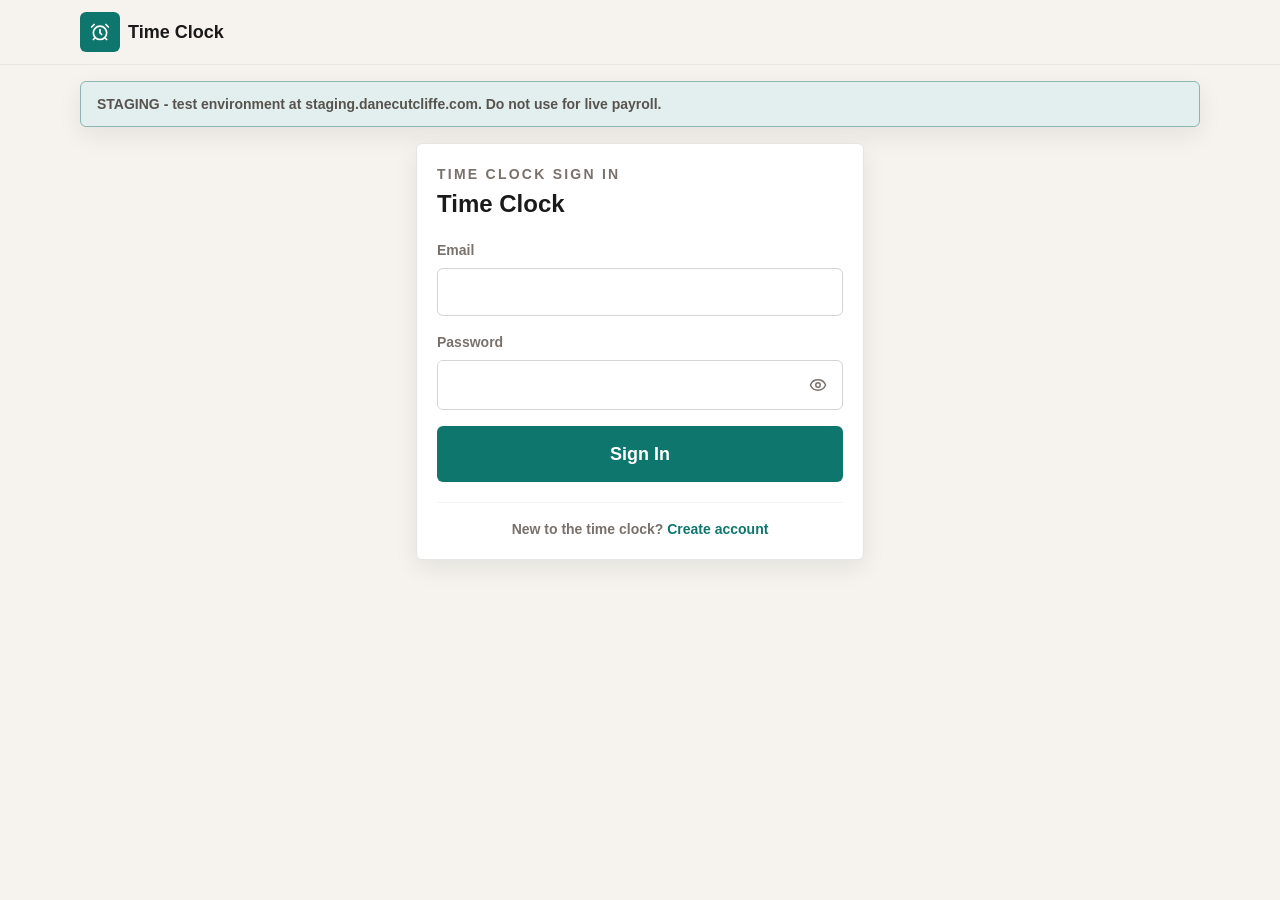
<file: time/index.html>
<!doctype html>
<html lang="en">
  <head>
    <meta charset="UTF-8" />
    <meta name="viewport" content="width=device-width, initial-scale=1.0" />
    <meta name="format-detection" content="telephone=no, email=no, address=no" />
    <meta name="theme-color" content="#0f766e" media="(prefers-color-scheme: light)" />
    <meta name="theme-color" content="#da7756" media="(prefers-color-scheme: dark)" />
    <meta name="apple-mobile-web-app-capable" content="yes" />
    <meta name="apple-mobile-web-app-title" content="Time Clock" />
    <meta name="apple-mobile-web-app-status-bar-style" content="default" />
    <meta name="description" content="Mobile time tracking for job-site work." />
    <link rel="manifest" href="/time/manifest.json" />
    <link rel="icon" href="/time/icon.svg" type="image/svg+xml" />
    <link rel="apple-touch-icon" href="/time/icon.svg" />
    <title>Time Clock</title>
    <script defer src="/time/scope-admin-integration.js"></script>
    <script defer src="/time/scope-employee-integration.js"></script>
    <script>
      (() => {
        try {
          const preference = window.localStorage.getItem('time-clock-theme-preference');
          if (preference === 'light' || preference === 'dark') {
            document.documentElement.dataset.theme = preference;
            document.documentElement.style.colorScheme = preference === 'dark' ? 'dark' : 'light';
          } else {
            document.documentElement.style.colorScheme = 'light dark';
          }
        } catch {
          document.documentElement.style.colorScheme = 'light dark';
        }
      })();
    </script>
    <script type="module" crossorigin src="/time/assets/index-IQBL-y6l.js"></script>
    <link rel="stylesheet" crossorigin href="/time/assets/index-ClFhWYQV.css">
  </head>
  <body>
    <div id="root"></div>
  </body>
</html>
</file>
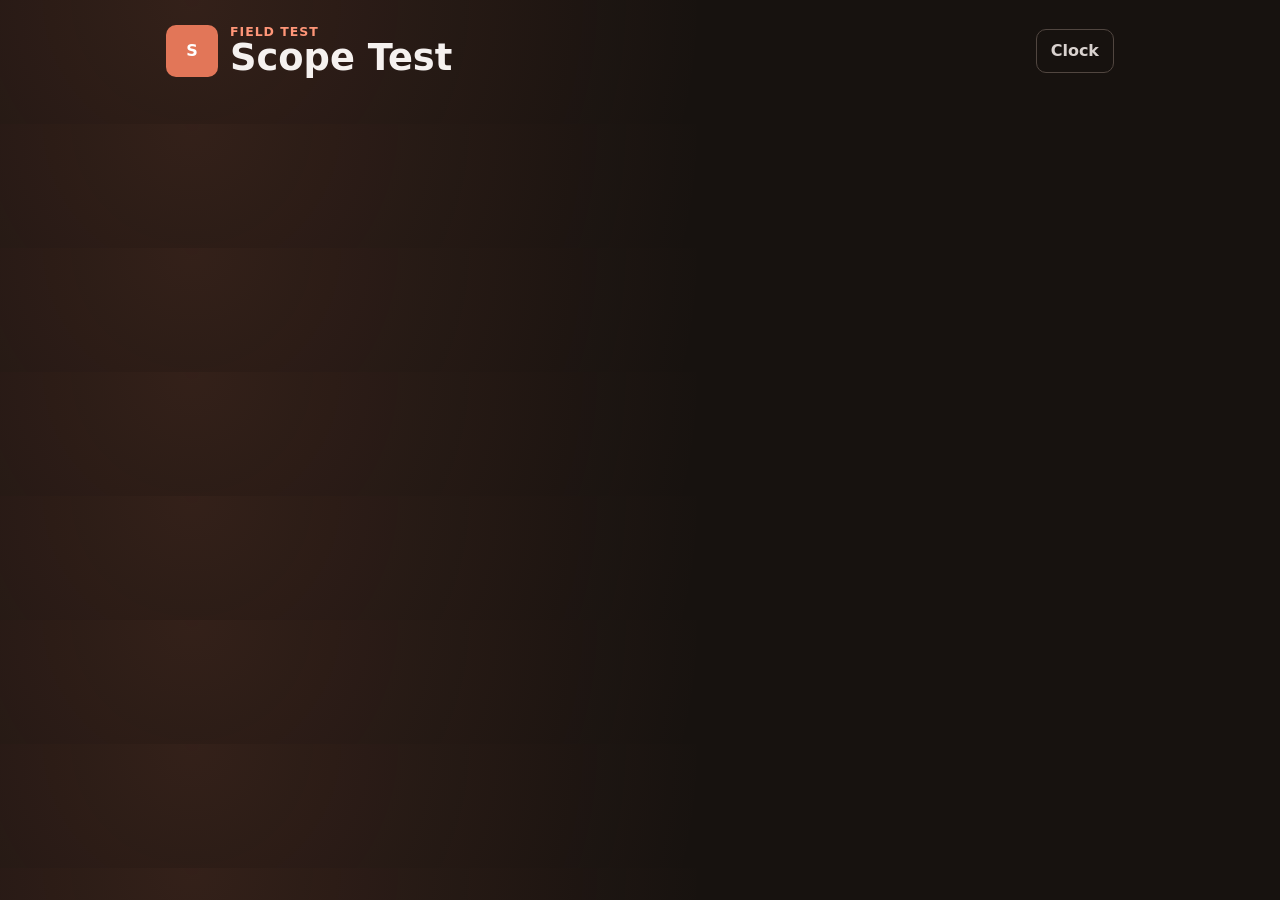
<file: time/scope-test.html>
<!doctype html>
<html lang="en">
  <head>
    <meta charset="UTF-8" />
    <meta name="viewport" content="width=device-width, initial-scale=1.0, viewport-fit=cover" />
    <meta name="theme-color" content="#17120f" />
    <link rel="icon" href="/time/icon.svg" type="image/svg+xml" />
    <link rel="apple-touch-icon" href="/time/icon.svg" />
    <title>Scope Test</title>
    <style>
      :root {
        color-scheme: dark;
        --bg: #17120f;
        --card: #251f1d;
        --card-alt: #1d1816;
        --border: #514640;
        --muted: #b6ada8;
        --muted-strong: #d9d2cf;
        --ink: #f5f1ef;
        --accent: #e27658;
        --shadow: 0 18px 40px rgba(0, 0, 0, 0.26);
        font-family: Inter, ui-sans-serif, system-ui, -apple-system, BlinkMacSystemFont, "Segoe UI", sans-serif;
      }

      * {
        box-sizing: border-box;
      }

      body {
        margin: 0;
        min-width: 320px;
        background:
          radial-gradient(circle at 15% 0%, rgba(226, 118, 88, 0.14), transparent 32rem),
          var(--bg);
        color: var(--ink);
      }

      .app {
        width: min(100%, 980px);
        margin: 0 auto;
        padding: calc(env(safe-area-inset-top) + 24px) 16px calc(env(safe-area-inset-bottom) + 28px);
      }

      .topbar {
        display: flex;
        align-items: center;
        justify-content: space-between;
        gap: 12px;
        margin-bottom: 18px;
      }

      .brand {
        display: flex;
        min-width: 0;
        align-items: center;
        gap: 12px;
      }

      .icon {
        display: grid;
        width: 52px;
        height: 52px;
        flex: 0 0 auto;
        place-items: center;
        border-radius: 10px;
        background: var(--accent);
        color: white;
        font-weight: 900;
      }

      h1,
      p {
        margin: 0;
      }

      h1 {
        font-size: clamp(1.55rem, 5vw, 2.3rem);
        line-height: 1.05;
      }

      .eyebrow {
        color: #ff9678;
        font-size: 0.78rem;
        font-weight: 900;
        letter-spacing: 0.08em;
        text-transform: uppercase;
      }

      .link {
        min-height: 44px;
        flex: 0 0 auto;
        border: 1px solid var(--border);
        border-radius: 10px;
        padding: 11px 14px;
        color: var(--muted-strong);
        font-weight: 800;
        text-decoration: none;
      }
    </style>
    <script defer src="/time/scope-employee-integration.js"></script>
  </head>
  <body>
    <main class="app">
      <header class="topbar">
        <div class="brand">
          <div class="icon">S</div>
          <div>
            <p class="eyebrow">Field test</p>
            <h1>Scope Test</h1>
          </div>
        </div>
        <a class="link" href="/time/">Clock</a>
      </header>

      <div
        id="scope-content-root"
        data-scope-employee-root
        data-scope-force-mount="true"
        data-scope-job-code="QS0358"
        data-scope-allow-idle-view="true"
      ></div>
    </main>
  </body>
</html>
</file>
<file: time/assets/index-ClFhWYQV.css>
*,:before,:after{--tw-border-spacing-x: 0;--tw-border-spacing-y: 0;--tw-translate-x: 0;--tw-translate-y: 0;--tw-rotate: 0;--tw-skew-x: 0;--tw-skew-y: 0;--tw-scale-x: 1;--tw-scale-y: 1;--tw-pan-x: ;--tw-pan-y: ;--tw-pinch-zoom: ;--tw-scroll-snap-strictness: proximity;--tw-gradient-from-position: ;--tw-gradient-via-position: ;--tw-gradient-to-position: ;--tw-ordinal: ;--tw-slashed-zero: ;--tw-numeric-figure: ;--tw-numeric-spacing: ;--tw-numeric-fraction: ;--tw-ring-inset: ;--tw-ring-offset-width: 0px;--tw-ring-offset-color: #fff;--tw-ring-color: rgb(59 130 246 / .5);--tw-ring-offset-shadow: 0 0 #0000;--tw-ring-shadow: 0 0 #0000;--tw-shadow: 0 0 #0000;--tw-shadow-colored: 0 0 #0000;--tw-blur: ;--tw-brightness: ;--tw-contrast: ;--tw-grayscale: ;--tw-hue-rotate: ;--tw-invert: ;--tw-saturate: ;--tw-sepia: ;--tw-drop-shadow: ;--tw-backdrop-blur: ;--tw-backdrop-brightness: ;--tw-backdrop-contrast: ;--tw-backdrop-grayscale: ;--tw-backdrop-hue-rotate: ;--tw-backdrop-invert: ;--tw-backdrop-opacity: ;--tw-backdrop-saturate: ;--tw-backdrop-sepia: ;--tw-contain-size: ;--tw-contain-layout: ;--tw-contain-paint: ;--tw-contain-style: }::backdrop{--tw-border-spacing-x: 0;--tw-border-spacing-y: 0;--tw-translate-x: 0;--tw-translate-y: 0;--tw-rotate: 0;--tw-skew-x: 0;--tw-skew-y: 0;--tw-scale-x: 1;--tw-scale-y: 1;--tw-pan-x: ;--tw-pan-y: ;--tw-pinch-zoom: ;--tw-scroll-snap-strictness: proximity;--tw-gradient-from-position: ;--tw-gradient-via-position: ;--tw-gradient-to-position: ;--tw-ordinal: ;--tw-slashed-zero: ;--tw-numeric-figure: ;--tw-numeric-spacing: ;--tw-numeric-fraction: ;--tw-ring-inset: ;--tw-ring-offset-width: 0px;--tw-ring-offset-color: #fff;--tw-ring-color: rgb(59 130 246 / .5);--tw-ring-offset-shadow: 0 0 #0000;--tw-ring-shadow: 0 0 #0000;--tw-shadow: 0 0 #0000;--tw-shadow-colored: 0 0 #0000;--tw-blur: ;--tw-brightness: ;--tw-contrast: ;--tw-grayscale: ;--tw-hue-rotate: ;--tw-invert: ;--tw-saturate: ;--tw-sepia: ;--tw-drop-shadow: ;--tw-backdrop-blur: ;--tw-backdrop-brightness: ;--tw-backdrop-contrast: ;--tw-backdrop-grayscale: ;--tw-backdrop-hue-rotate: ;--tw-backdrop-invert: ;--tw-backdrop-opacity: ;--tw-backdrop-saturate: ;--tw-backdrop-sepia: ;--tw-contain-size: ;--tw-contain-layout: ;--tw-contain-paint: ;--tw-contain-style: }*,:before,:after{box-sizing:border-box;border-width:0;border-style:solid;border-color:#e5e7eb}:before,:after{--tw-content: ""}html,:host{line-height:1.5;-webkit-text-size-adjust:100%;-moz-tab-size:4;-o-tab-size:4;tab-size:4;font-family:ui-sans-serif,system-ui,sans-serif,"Apple Color Emoji","Segoe UI Emoji",Segoe UI Symbol,"Noto Color Emoji";font-feature-settings:normal;font-variation-settings:normal;-webkit-tap-highlight-color:transparent}body{margin:0;line-height:inherit}hr{height:0;color:inherit;border-top-width:1px}abbr:where([title]){-webkit-text-decoration:underline dotted;text-decoration:underline dotted}h1,h2,h3,h4,h5,h6{font-size:inherit;font-weight:inherit}a{color:inherit;text-decoration:inherit}b,strong{font-weight:bolder}code,kbd,samp,pre{font-family:ui-monospace,SFMono-Regular,Menlo,Monaco,Consolas,Liberation Mono,Courier New,monospace;font-feature-settings:normal;font-variation-settings:normal;font-size:1em}small{font-size:80%}sub,sup{font-size:75%;line-height:0;position:relative;vertical-align:baseline}sub{bottom:-.25em}sup{top:-.5em}table{text-indent:0;border-color:inherit;border-collapse:collapse}button,input,optgroup,select,textarea{font-family:inherit;font-feature-settings:inherit;font-variation-settings:inherit;font-size:100%;font-weight:inherit;line-height:inherit;letter-spacing:inherit;color:inherit;margin:0;padding:0}button,select{text-transform:none}button,input:where([type=button]),input:where([type=reset]),input:where([type=submit]){-webkit-appearance:button;background-color:transparent;background-image:none}:-moz-focusring{outline:auto}:-moz-ui-invalid{box-shadow:none}progress{vertical-align:baseline}::-webkit-inner-spin-button,::-webkit-outer-spin-button{height:auto}[type=search]{-webkit-appearance:textfield;outline-offset:-2px}::-webkit-search-decoration{-webkit-appearance:none}::-webkit-file-upload-button{-webkit-appearance:button;font:inherit}summary{display:list-item}blockquote,dl,dd,h1,h2,h3,h4,h5,h6,hr,figure,p,pre{margin:0}fieldset{margin:0;padding:0}legend{padding:0}ol,ul,menu{list-style:none;margin:0;padding:0}dialog{padding:0}textarea{resize:vertical}input::-moz-placeholder,textarea::-moz-placeholder{opacity:1;color:#9ca3af}input::placeholder,textarea::placeholder{opacity:1;color:#9ca3af}button,[role=button]{cursor:pointer}:disabled{cursor:default}img,svg,video,canvas,audio,iframe,embed,object{display:block;vertical-align:middle}img,video{max-width:100%;height:auto}[hidden]:where(:not([hidden=until-found])){display:none}.container{width:100%}@media(min-width:640px){.container{max-width:640px}}@media(min-width:768px){.container{max-width:768px}}@media(min-width:1024px){.container{max-width:1024px}}@media(min-width:1280px){.container{max-width:1280px}}@media(min-width:1536px){.container{max-width:1536px}}.visible{visibility:visible}.fixed{position:fixed}.absolute{position:absolute}.relative{position:relative}.sticky{position:sticky}.inset-0{inset:0}.bottom-0{bottom:0}.left-0{left:0}.left-14{left:3.5rem}.left-3{left:.75rem}.left-36{left:9rem}.left-\[68\%\]{left:68%}.right-0{right:0}.right-\[34\%\]{right:34%}.top-0{top:0}.top-16{top:4rem}.top-2{top:.5rem}.top-full{top:100%}.z-10{z-index:10}.z-30{z-index:30}.z-40{z-index:40}.z-50{z-index:50}.z-\[80\]{z-index:80}.col-span-2{grid-column:span 2 / span 2}.mx-1\.5{margin-left:.375rem;margin-right:.375rem}.mx-3{margin-left:.75rem;margin-right:.75rem}.mx-4{margin-left:1rem;margin-right:1rem}.mx-5{margin-left:1.25rem;margin-right:1.25rem}.mx-auto{margin-left:auto;margin-right:auto}.my-1{margin-top:.25rem;margin-bottom:.25rem}.mb-1{margin-bottom:.25rem}.mb-2{margin-bottom:.5rem}.mb-3{margin-bottom:.75rem}.ml-3{margin-left:.75rem}.ml-4{margin-left:1rem}.ml-auto{margin-left:auto}.mr-auto{margin-right:auto}.mt-0\.5{margin-top:.125rem}.mt-1{margin-top:.25rem}.mt-1\.5{margin-top:.375rem}.mt-2{margin-top:.5rem}.mt-3{margin-top:.75rem}.mt-4{margin-top:1rem}.mt-5{margin-top:1.25rem}.mt-6{margin-top:1.5rem}.mt-7{margin-top:1.75rem}.box-border{box-sizing:border-box}.block{display:block}.inline-block{display:inline-block}.flex{display:flex}.inline-flex{display:inline-flex}.table{display:table}.grid{display:grid}.hidden{display:none}.h-10{height:2.5rem}.h-11{height:2.75rem}.h-2{height:.5rem}.h-2\.5{height:.625rem}.h-3{height:.75rem}.h-4{height:1rem}.h-5{height:1.25rem}.h-6{height:1.5rem}.h-7{height:1.75rem}.h-8{height:2rem}.h-9{height:2.25rem}.h-full{height:100%}.max-h-80{max-height:20rem}.max-h-\[calc\(100dvh-1\.5rem\)\]{max-height:calc(100dvh - 1.5rem)}.max-h-\[calc\(100dvh-max\(1\.5rem\,calc\(env\(safe-area-inset-top\)\+1rem\)\)-max\(1\.5rem\,calc\(env\(safe-area-inset-bottom\)\+1rem\)\)\)\]{max-height:calc(100dvh - max(1.5rem,calc(env(safe-area-inset-top) + 1rem)) - max(1.5rem,calc(env(safe-area-inset-bottom) + 1rem)))}.min-h-0{min-height:0px}.min-h-10{min-height:2.5rem}.min-h-11{min-height:2.75rem}.min-h-12{min-height:3rem}.min-h-14{min-height:3.5rem}.min-h-16{min-height:4rem}.min-h-20{min-height:5rem}.min-h-24{min-height:6rem}.min-h-28{min-height:7rem}.min-h-7{min-height:1.75rem}.min-h-8{min-height:2rem}.min-h-9{min-height:2.25rem}.min-h-screen{min-height:100vh}.w-10{width:2.5rem}.w-11{width:2.75rem}.w-12{width:3rem}.w-2{width:.5rem}.w-2\.5{width:.625rem}.w-4{width:1rem}.w-5{width:1.25rem}.w-56{width:14rem}.w-8{width:2rem}.w-9{width:2.25rem}.w-full{width:100%}.min-w-0{min-width:0px}.min-w-6{min-width:1.5rem}.min-w-7{min-width:1.75rem}.min-w-72{min-width:18rem}.min-w-9{min-width:2.25rem}.min-w-full{min-width:100%}.max-w-6xl{max-width:72rem}.max-w-\[48vw\]{max-width:48vw}.max-w-full{max-width:100%}.max-w-md{max-width:28rem}.flex-1{flex:1 1 0%}.flex-none{flex:none}.shrink{flex-shrink:1}.shrink-0{flex-shrink:0}.border-collapse{border-collapse:collapse}.-translate-y-1\/2{--tw-translate-y: -50%;transform:translate(var(--tw-translate-x),var(--tw-translate-y)) rotate(var(--tw-rotate)) skew(var(--tw-skew-x)) skewY(var(--tw-skew-y)) scaleX(var(--tw-scale-x)) scaleY(var(--tw-scale-y))}.translate-x-0{--tw-translate-x: 0px;transform:translate(var(--tw-translate-x),var(--tw-translate-y)) rotate(var(--tw-rotate)) skew(var(--tw-skew-x)) skewY(var(--tw-skew-y)) scaleX(var(--tw-scale-x)) scaleY(var(--tw-scale-y))}.translate-x-5{--tw-translate-x: 1.25rem;transform:translate(var(--tw-translate-x),var(--tw-translate-y)) rotate(var(--tw-rotate)) skew(var(--tw-skew-x)) skewY(var(--tw-skew-y)) scaleX(var(--tw-scale-x)) scaleY(var(--tw-scale-y))}.rotate-180{--tw-rotate: 180deg;transform:translate(var(--tw-translate-x),var(--tw-translate-y)) rotate(var(--tw-rotate)) skew(var(--tw-skew-x)) skewY(var(--tw-skew-y)) scaleX(var(--tw-scale-x)) scaleY(var(--tw-scale-y))}.cursor-grab{cursor:grab}.cursor-ns-resize{cursor:ns-resize}.cursor-pointer{cursor:pointer}.touch-none{touch-action:none}.select-none{-webkit-user-select:none;-moz-user-select:none;user-select:none}.resize-none{resize:none}.scroll-mt-20{scroll-margin-top:5rem}.scroll-mt-24{scroll-margin-top:6rem}.appearance-none{-webkit-appearance:none;-moz-appearance:none;appearance:none}.grid-cols-1{grid-template-columns:repeat(1,minmax(0,1fr))}.grid-cols-2{grid-template-columns:repeat(2,minmax(0,1fr))}.grid-cols-3{grid-template-columns:repeat(3,minmax(0,1fr))}.grid-cols-4{grid-template-columns:repeat(4,minmax(0,1fr))}.grid-cols-5{grid-template-columns:repeat(5,minmax(0,1fr))}.grid-cols-\[1\.25rem_minmax\(0\,1fr\)\]{grid-template-columns:1.25rem minmax(0,1fr)}.grid-cols-\[1\.5rem_minmax\(0\,1fr\)_auto\]{grid-template-columns:1.5rem minmax(0,1fr) auto}.grid-cols-\[2\.75rem_minmax\(0\,1fr\)\]{grid-template-columns:2.75rem minmax(0,1fr)}.grid-cols-\[2rem_minmax\(0\,1fr\)\]{grid-template-columns:2rem minmax(0,1fr)}.flex-col{flex-direction:column}.flex-wrap{flex-wrap:wrap}.place-items-center{place-items:center}.items-start{align-items:flex-start}.items-end{align-items:flex-end}.items-center{align-items:center}.items-baseline{align-items:baseline}.justify-end{justify-content:flex-end}.justify-center{justify-content:center}.justify-between{justify-content:space-between}.gap-1{gap:.25rem}.gap-1\.5{gap:.375rem}.gap-2{gap:.5rem}.gap-3{gap:.75rem}.gap-4{gap:1rem}.gap-5{gap:1.25rem}.space-y-0>:not([hidden])~:not([hidden]){--tw-space-y-reverse: 0;margin-top:calc(0px * calc(1 - var(--tw-space-y-reverse)));margin-bottom:calc(0px * var(--tw-space-y-reverse))}.space-y-0\.5>:not([hidden])~:not([hidden]){--tw-space-y-reverse: 0;margin-top:calc(.125rem * calc(1 - var(--tw-space-y-reverse)));margin-bottom:calc(.125rem * var(--tw-space-y-reverse))}.space-y-1>:not([hidden])~:not([hidden]){--tw-space-y-reverse: 0;margin-top:calc(.25rem * calc(1 - var(--tw-space-y-reverse)));margin-bottom:calc(.25rem * var(--tw-space-y-reverse))}.space-y-1\.5>:not([hidden])~:not([hidden]){--tw-space-y-reverse: 0;margin-top:calc(.375rem * calc(1 - var(--tw-space-y-reverse)));margin-bottom:calc(.375rem * var(--tw-space-y-reverse))}.space-y-2>:not([hidden])~:not([hidden]){--tw-space-y-reverse: 0;margin-top:calc(.5rem * calc(1 - var(--tw-space-y-reverse)));margin-bottom:calc(.5rem * var(--tw-space-y-reverse))}.space-y-3>:not([hidden])~:not([hidden]){--tw-space-y-reverse: 0;margin-top:calc(.75rem * calc(1 - var(--tw-space-y-reverse)));margin-bottom:calc(.75rem * var(--tw-space-y-reverse))}.space-y-4>:not([hidden])~:not([hidden]){--tw-space-y-reverse: 0;margin-top:calc(1rem * calc(1 - var(--tw-space-y-reverse)));margin-bottom:calc(1rem * var(--tw-space-y-reverse))}.space-y-5>:not([hidden])~:not([hidden]){--tw-space-y-reverse: 0;margin-top:calc(1.25rem * calc(1 - var(--tw-space-y-reverse)));margin-bottom:calc(1.25rem * var(--tw-space-y-reverse))}.space-y-6>:not([hidden])~:not([hidden]){--tw-space-y-reverse: 0;margin-top:calc(1.5rem * calc(1 - var(--tw-space-y-reverse)));margin-bottom:calc(1.5rem * var(--tw-space-y-reverse))}.divide-y>:not([hidden])~:not([hidden]){--tw-divide-y-reverse: 0;border-top-width:calc(1px * calc(1 - var(--tw-divide-y-reverse)));border-bottom-width:calc(1px * var(--tw-divide-y-reverse))}.divide-app-border-subtle>:not([hidden])~:not([hidden]){border-color:var(--color-border-subtle)}.self-start{align-self:flex-start}.overflow-auto{overflow:auto}.overflow-hidden{overflow:hidden}.overflow-x-auto{overflow-x:auto}.overflow-y-auto{overflow-y:auto}.truncate{overflow:hidden;text-overflow:ellipsis;white-space:nowrap}.break-words{overflow-wrap:break-word}.rounded{border-radius:.25rem}.rounded-full{border-radius:9999px}.rounded-md{border-radius:.375rem}.rounded-r-md{border-top-right-radius:.375rem;border-bottom-right-radius:.375rem}.rounded-t-md{border-top-left-radius:.375rem;border-top-right-radius:.375rem}.border{border-width:1px}.border-0{border-width:0px}.border-2{border-width:2px}.border-y{border-top-width:1px;border-bottom-width:1px}.border-b{border-bottom-width:1px}.border-b-2{border-bottom-width:2px}.border-l{border-left-width:1px}.border-t{border-top-width:1px}.border-t-2{border-top-width:2px}.border-dashed{border-style:dashed}.border-dotted{border-style:dotted}.border-accent{border-color:var(--color-accent)}.border-app-border{border-color:var(--color-border)}.border-app-border-subtle{border-color:var(--color-border-subtle)}.border-current{border-color:currentColor}.border-error-border{border-color:var(--color-error-border)}.border-ink{border-color:var(--color-ink)}.border-input-border{border-color:var(--color-input-border)}.border-muted-light{border-color:var(--color-muted-light)}.border-success-border{border-color:var(--color-success-border)}.border-transparent{border-color:transparent}.border-warn-border{border-color:var(--color-warn-border)}.bg-accent{background-color:var(--color-accent)}.bg-app-border{background-color:var(--color-border)}.bg-badge-code{background-color:var(--color-badge-code)}.bg-badge-neutral{background-color:var(--color-badge-neutral)}.bg-black\/40{background-color:#0006}.bg-black\/50{background-color:#00000080}.bg-black\/60{background-color:#0009}.bg-card{background-color:var(--color-card)}.bg-card-alt{background-color:var(--color-card-alt)}.bg-error-bg{background-color:var(--color-error-bg)}.bg-ink{background-color:var(--color-ink)}.bg-input-bg{background-color:var(--color-input-bg)}.bg-input-border{background-color:var(--color-input-border)}.bg-paper{background-color:var(--color-paper)}.bg-red-700{--tw-bg-opacity: 1;background-color:rgb(185 28 28 / var(--tw-bg-opacity, 1))}.bg-success{background-color:var(--color-success)}.bg-success-bg{background-color:var(--color-success-bg)}.bg-transparent{background-color:transparent}.bg-warn-bg{background-color:var(--color-warn-bg)}.bg-warning{background-color:var(--color-warning)}.p-0\.5{padding:.125rem}.p-1{padding:.25rem}.p-1\.5{padding:.375rem}.p-2{padding:.5rem}.p-2\.5{padding:.625rem}.p-3{padding:.75rem}.p-4{padding:1rem}.p-5{padding:1.25rem}.p-6{padding:1.5rem}.px-1{padding-left:.25rem;padding-right:.25rem}.px-1\.5{padding-left:.375rem;padding-right:.375rem}.px-2{padding-left:.5rem;padding-right:.5rem}.px-2\.5{padding-left:.625rem;padding-right:.625rem}.px-3{padding-left:.75rem;padding-right:.75rem}.px-4{padding-left:1rem;padding-right:1rem}.px-5{padding-left:1.25rem;padding-right:1.25rem}.px-6{padding-left:1.5rem;padding-right:1.5rem}.py-0\.5{padding-top:.125rem;padding-bottom:.125rem}.py-1{padding-top:.25rem;padding-bottom:.25rem}.py-1\.5{padding-top:.375rem;padding-bottom:.375rem}.py-2{padding-top:.5rem;padding-bottom:.5rem}.py-2\.5{padding-top:.625rem;padding-bottom:.625rem}.py-3{padding-top:.75rem;padding-bottom:.75rem}.py-4{padding-top:1rem;padding-bottom:1rem}.py-5{padding-top:1.25rem;padding-bottom:1.25rem}.pb-0{padding-bottom:0}.pb-28{padding-bottom:7rem}.pb-3{padding-bottom:.75rem}.pb-4{padding-bottom:1rem}.pb-5{padding-bottom:1.25rem}.pb-\[max\(0\.75rem\,env\(safe-area-inset-bottom\)\)\]{padding-bottom:max(.75rem,env(safe-area-inset-bottom))}.pb-\[max\(1\.5rem\,calc\(env\(safe-area-inset-bottom\)\+1rem\)\)\]{padding-bottom:max(1.5rem,calc(env(safe-area-inset-bottom) + 1rem))}.pl-10{padding-left:2.5rem}.pl-2{padding-left:.5rem}.pl-3{padding-left:.75rem}.pl-6{padding-left:1.5rem}.pr-1{padding-right:.25rem}.pr-3{padding-right:.75rem}.pt-2{padding-top:.5rem}.pt-3{padding-top:.75rem}.pt-4{padding-top:1rem}.pt-6{padding-top:1.5rem}.pt-\[max\(0\.75rem\,env\(safe-area-inset-top\)\)\]{padding-top:max(.75rem,env(safe-area-inset-top))}.pt-\[max\(1\.5rem\,calc\(env\(safe-area-inset-top\)\+1rem\)\)\]{padding-top:max(1.5rem,calc(env(safe-area-inset-top) + 1rem))}.text-left{text-align:left}.text-center{text-align:center}.text-right{text-align:right}.align-top{vertical-align:top}.font-mono{font-family:ui-monospace,SFMono-Regular,Menlo,Monaco,Consolas,Liberation Mono,Courier New,monospace}.text-2xl{font-size:1.5rem;line-height:2rem}.text-4xl{font-size:2.25rem;line-height:2.5rem}.text-base{font-size:1rem;line-height:1.5rem}.text-lg{font-size:1.125rem;line-height:1.75rem}.text-sm{font-size:.875rem;line-height:1.25rem}.text-xl{font-size:1.25rem;line-height:1.75rem}.text-xs{font-size:.75rem;line-height:1rem}.font-black{font-weight:900}.font-bold{font-weight:700}.font-medium{font-weight:500}.font-semibold{font-weight:600}.uppercase{text-transform:uppercase}.capitalize{text-transform:capitalize}.italic{font-style:italic}.ordinal{--tw-ordinal: ordinal;font-variant-numeric:var(--tw-ordinal) var(--tw-slashed-zero) var(--tw-numeric-figure) var(--tw-numeric-spacing) var(--tw-numeric-fraction)}.tabular-nums{--tw-numeric-spacing: tabular-nums;font-variant-numeric:var(--tw-ordinal) var(--tw-slashed-zero) var(--tw-numeric-figure) var(--tw-numeric-spacing) var(--tw-numeric-fraction)}.leading-5{line-height:1.25rem}.leading-none{line-height:1}.leading-tight{line-height:1.25}.tracking-\[0\.16em\]{letter-spacing:.16em}.tracking-wide{letter-spacing:.025em}.text-accent{color:var(--color-accent)}.text-badge-neutral-text{color:var(--color-badge-neutral-text)}.text-card{color:var(--color-card)}.text-error-text{color:var(--color-error-text)}.text-ink{color:var(--color-ink)}.text-muted{color:var(--color-muted)}.text-muted-light{color:var(--color-muted-light)}.text-muted-strong{color:var(--color-muted-strong)}.text-success{color:var(--color-success)}.text-warning{color:var(--color-warning)}.text-white{--tw-text-opacity: 1;color:rgb(255 255 255 / var(--tw-text-opacity, 1))}.line-through{text-decoration-line:line-through}.underline-offset-4{text-underline-offset:4px}.accent-accent{accent-color:var(--color-accent)}.opacity-0{opacity:0}.opacity-75{opacity:.75}.opacity-80{opacity:.8}.shadow-lg{--tw-shadow: 0 10px 15px -3px rgb(0 0 0 / .1), 0 4px 6px -4px rgb(0 0 0 / .1);--tw-shadow-colored: 0 10px 15px -3px var(--tw-shadow-color), 0 4px 6px -4px var(--tw-shadow-color);box-shadow:var(--tw-ring-offset-shadow, 0 0 #0000),var(--tw-ring-shadow, 0 0 #0000),var(--tw-shadow)}.shadow-sm{--tw-shadow: 0 1px 2px 0 rgb(0 0 0 / .05);--tw-shadow-colored: 0 1px 2px 0 var(--tw-shadow-color);box-shadow:var(--tw-ring-offset-shadow, 0 0 #0000),var(--tw-ring-shadow, 0 0 #0000),var(--tw-shadow)}.shadow-soft{--tw-shadow: 0 8px 24px var(--color-shadow);--tw-shadow-colored: 0 8px 24px var(--tw-shadow-color);box-shadow:var(--tw-ring-offset-shadow, 0 0 #0000),var(--tw-ring-shadow, 0 0 #0000),var(--tw-shadow)}.outline-none{outline:2px solid transparent;outline-offset:2px}.filter{filter:var(--tw-blur) var(--tw-brightness) var(--tw-contrast) var(--tw-grayscale) var(--tw-hue-rotate) var(--tw-invert) var(--tw-saturate) var(--tw-sepia) var(--tw-drop-shadow)}.backdrop-blur{--tw-backdrop-blur: blur(8px);-webkit-backdrop-filter:var(--tw-backdrop-blur) var(--tw-backdrop-brightness) var(--tw-backdrop-contrast) var(--tw-backdrop-grayscale) var(--tw-backdrop-hue-rotate) var(--tw-backdrop-invert) var(--tw-backdrop-opacity) var(--tw-backdrop-saturate) var(--tw-backdrop-sepia);backdrop-filter:var(--tw-backdrop-blur) var(--tw-backdrop-brightness) var(--tw-backdrop-contrast) var(--tw-backdrop-grayscale) var(--tw-backdrop-hue-rotate) var(--tw-backdrop-invert) var(--tw-backdrop-opacity) var(--tw-backdrop-saturate) var(--tw-backdrop-sepia)}.backdrop-filter{-webkit-backdrop-filter:var(--tw-backdrop-blur) var(--tw-backdrop-brightness) var(--tw-backdrop-contrast) var(--tw-backdrop-grayscale) var(--tw-backdrop-hue-rotate) var(--tw-backdrop-invert) var(--tw-backdrop-opacity) var(--tw-backdrop-saturate) var(--tw-backdrop-sepia);backdrop-filter:var(--tw-backdrop-blur) var(--tw-backdrop-brightness) var(--tw-backdrop-contrast) var(--tw-backdrop-grayscale) var(--tw-backdrop-hue-rotate) var(--tw-backdrop-invert) var(--tw-backdrop-opacity) var(--tw-backdrop-saturate) var(--tw-backdrop-sepia)}.transition{transition-property:color,background-color,border-color,text-decoration-color,fill,stroke,opacity,box-shadow,transform,filter,backdrop-filter;transition-timing-function:cubic-bezier(.4,0,.2,1);transition-duration:.15s}.transition-all{transition-property:all;transition-timing-function:cubic-bezier(.4,0,.2,1);transition-duration:.15s}.\[border-color\:color-mix\(in_srgb\,var\(--color-border\)_58\%\,transparent\)\]{border-color:color-mix(in srgb,var(--color-border) 58%,transparent)}:root{--mobile-nav-height: calc(4rem + env(safe-area-inset-bottom, 0px)) ;--color-paper: #f6f3ee;--color-ink: #1a1a1a;--color-accent: #0f766e;--color-accent-hover: #0d6960;--color-warning: #dc2626;--color-card: #ffffff;--color-card-alt: #fafaf9;--color-border: #e7e5e4;--color-border-subtle: #f5f5f4;--color-muted: #78716c;--color-muted-strong: #57534e;--color-muted-light: #a8a29e;--color-input-bg: #ffffff;--color-input-border: #d6d3d1;--color-focus-ring: rgba(15, 118, 110, .35);--color-shadow: rgba(15, 23, 42, .08);--color-success-bg: #f0fdf4;--color-success-border: #86efac;--color-error-bg: #fef2f2;--color-error-border: #fecaca;--color-error-text: #b91c1c;--color-warn-bg: #fef2f2;--color-warn-border: #fecaca;--color-badge-neutral: #f5f5f4;--color-badge-neutral-text: #57534e;--color-success: #3a8a5c;--color-badge-code: #1a1a1a;color:var(--color-ink);background:var(--color-paper);font-family:-apple-system,BlinkMacSystemFont,Segoe UI,sans-serif;font-synthesis:none;text-rendering:optimizeLegibility;-webkit-font-smoothing:antialiased;-moz-osx-font-smoothing:grayscale}@media(prefers-color-scheme:dark){:root{--color-paper: #1c1917;--color-ink: #e7e5e4;--color-accent: #da7756;--color-accent-hover: #c4684a;--color-warning: #f87171;--color-card: #292524;--color-card-alt: #1c1917;--color-border: #44403c;--color-border-subtle: #292524;--color-muted: #a8a29e;--color-muted-strong: #d6d3d1;--color-muted-light: #78716c;--color-input-bg: #292524;--color-input-border: #57534e;--color-focus-ring: rgba(218, 119, 86, .4);--color-shadow: rgba(0, 0, 0, .3);--color-success-bg: #052e16;--color-success-border: #166534;--color-error-bg: #450a0a;--color-error-border: #991b1b;--color-error-text: #fca5a5;--color-warn-bg: #450a0a;--color-warn-border: #991b1b;--color-badge-neutral: #44403c;--color-badge-neutral-text: #d6d3d1;--color-success: #7cb894;--color-badge-code: #1a1a1a}input,select,textarea{background-color:var(--color-input-bg);border-color:var(--color-input-border);color:var(--color-ink);color-scheme:dark}input::-moz-placeholder,textarea::-moz-placeholder{color:var(--color-muted-light)}input::placeholder,textarea::placeholder{color:var(--color-muted-light)}option{background-color:var(--color-card);color:var(--color-ink)}}:root[data-theme=light]{--color-paper: #f6f3ee;--color-ink: #1a1a1a;--color-accent: #0f766e;--color-accent-hover: #0d6960;--color-warning: #dc2626;--color-card: #ffffff;--color-card-alt: #fafaf9;--color-border: #e7e5e4;--color-border-subtle: #f5f5f4;--color-muted: #78716c;--color-muted-strong: #57534e;--color-muted-light: #a8a29e;--color-input-bg: #ffffff;--color-input-border: #d6d3d1;--color-focus-ring: rgba(15, 118, 110, .35);--color-shadow: rgba(15, 23, 42, .08);--color-success-bg: #f0fdf4;--color-success-border: #86efac;--color-error-bg: #fef2f2;--color-error-border: #fecaca;--color-error-text: #b91c1c;--color-warn-bg: #fef2f2;--color-warn-border: #fecaca;--color-badge-neutral: #f5f5f4;--color-badge-neutral-text: #57534e;--color-success: #3a8a5c;--color-badge-code: #1a1a1a}:root[data-theme=dark]{--color-paper: #1c1917;--color-ink: #e7e5e4;--color-accent: #da7756;--color-accent-hover: #c4684a;--color-warning: #f87171;--color-card: #292524;--color-card-alt: #1c1917;--color-border: #44403c;--color-border-subtle: #292524;--color-muted: #a8a29e;--color-muted-strong: #d6d3d1;--color-muted-light: #78716c;--color-input-bg: #292524;--color-input-border: #57534e;--color-focus-ring: rgba(218, 119, 86, .4);--color-shadow: rgba(0, 0, 0, .3);--color-success-bg: #052e16;--color-success-border: #166534;--color-error-bg: #450a0a;--color-error-border: #991b1b;--color-error-text: #fca5a5;--color-warn-bg: #450a0a;--color-warn-border: #991b1b;--color-badge-neutral: #44403c;--color-badge-neutral-text: #d6d3d1;--color-success: #7cb894;--color-badge-code: #1a1a1a}:root[data-theme=light] input,:root[data-theme=light] select,:root[data-theme=light] textarea{color-scheme:light}:root[data-theme=dark] input,:root[data-theme=dark] select,:root[data-theme=dark] textarea{background-color:var(--color-input-bg);border-color:var(--color-input-border);color:var(--color-ink);color-scheme:dark}:root[data-theme=dark] input::-moz-placeholder,:root[data-theme=dark] textarea::-moz-placeholder{color:var(--color-muted-light)}:root[data-theme=dark] input::placeholder,:root[data-theme=dark] textarea::placeholder{color:var(--color-muted-light)}:root[data-theme=dark] option{background-color:var(--color-card);color:var(--color-ink)}body{margin:0;min-width:320px;min-height:100vh;background:var(--color-paper)}button,select,input,textarea{font:inherit}input[type=date],input[type=time],input[type=datetime-local]{text-align:left}input[type=date]::-webkit-date-and-time-value,input[type=time]::-webkit-date-and-time-value,input[type=datetime-local]::-webkit-date-and-time-value{text-align:left}input:-webkit-autofill,input:-webkit-autofill:hover,input:-webkit-autofill:focus,textarea:-webkit-autofill,select:-webkit-autofill{-webkit-box-shadow:0 0 0 1000px var(--color-input-bg) inset;-webkit-text-fill-color:var(--color-ink);caret-color:var(--color-ink);-webkit-transition:background-color 5000s ease-in-out 0s;transition:background-color 5000s ease-in-out 0s}button:focus-visible,select:focus-visible,input:focus-visible,textarea:focus-visible{outline:3px solid var(--color-focus-ring);outline-offset:2px}.report-toggle-button:focus-visible{outline:none}.report-toggle-button:focus-visible .report-toggle-icon{box-shadow:0 0 0 3px var(--color-focus-ring)}.time-day-panel{position:relative}.time-day-panel:not(:last-child):after{content:"";position:absolute;right:1.5rem;bottom:0;left:1.5rem;height:1px;pointer-events:none;opacity:.72;background:linear-gradient(90deg,transparent,color-mix(in srgb,var(--color-border) 68%,transparent),color-mix(in srgb,var(--color-border) 68%,transparent),transparent)}@supports not (background: color-mix(in srgb,black,white)){.time-day-panel:not(:last-child):after{background:linear-gradient(90deg,transparent,rgba(168,162,158,.24),rgba(168,162,158,.24),transparent)}}.timesheet-edit-button{align-self:start;min-height:3rem;min-width:5.25rem}.view-mode-switch{display:inline-flex;align-items:center;min-height:2.25rem;border:1px solid var(--color-border);border-radius:.875rem;background:color-mix(in srgb,var(--color-card) 70%,transparent);padding:.1875rem}.view-mode-options{display:inline-flex;gap:.1875rem}.view-mode-option{min-height:1.875rem;border:0;border-radius:.65rem;background:transparent;color:var(--color-muted);padding:0 .875rem;font-size:.875rem;font-weight:750;transition:background .16s ease,color .16s ease,box-shadow .16s ease}.view-mode-option.is-active{background:var(--color-card-alt);color:var(--color-ink);box-shadow:inset 0 0 0 1px var(--color-input-border),0 1px 2px var(--color-shadow)}.environment-notice{border-color:var(--color-border);background:var(--color-card);color:var(--color-ink)}@supports (background: color-mix(in srgb,black,white)){.environment-notice{border-color:color-mix(in srgb,var(--color-accent) 42%,var(--color-border));background:color-mix(in srgb,var(--color-accent) 12%,var(--color-card));color:var(--color-muted-strong)}}@media(max-width:639px){.timesheet-edit-button{width:100%}.view-mode-switch{width:100%;justify-content:space-between}.view-mode-options{flex:1 1 auto}.view-mode-option{flex:1 1 0}}@media(max-width:1023px){html,body,#root{height:100%;overflow:hidden}#root .app-shell{display:flex;flex-direction:column;height:100vh;height:100svh;height:100dvh;min-height:0;overflow:hidden}#root .app-shell-header{position:relative!important;top:auto!important;flex:0 0 auto;z-index:20}#root .app-shell-content{flex:1 1 auto;min-height:0;width:100%;box-sizing:border-box;overflow-x:hidden;overflow-y:auto;padding-bottom:calc(var(--mobile-nav-height) + 1rem);scroll-padding-bottom:calc(var(--mobile-nav-height) + 1rem);-webkit-overflow-scrolling:touch;overscroll-behavior:contain}.app-mobile-bottom-nav{position:relative!important;inset:auto 0 0!important;flex:0 0 auto;display:block!important;width:100%!important;max-width:100%!important;min-height:var(--mobile-nav-height);box-sizing:border-box;z-index:20!important;padding-bottom:env(safe-area-inset-bottom,0px);overflow:hidden;transform:none!important;-webkit-transform:none!important;backface-visibility:hidden;-webkit-backface-visibility:hidden;overscroll-behavior:contain;touch-action:manipulation}.app-mobile-bottom-nav>div{display:flex!important;width:100%;min-height:4rem}.app-mobile-bottom-nav button{flex:1 1 0;min-width:0}#root main.pb-28{padding-bottom:1rem!important}#root main.app-shell-content.pb-28{padding-bottom:calc(var(--mobile-nav-height) + 1rem)!important}}.first\:pt-0:first-child{padding-top:0}.last\:pb-0:last-child{padding-bottom:0}.focus-within\:ring-2:focus-within{--tw-ring-offset-shadow: var(--tw-ring-inset) 0 0 0 var(--tw-ring-offset-width) var(--tw-ring-offset-color);--tw-ring-shadow: var(--tw-ring-inset) 0 0 0 calc(2px + var(--tw-ring-offset-width)) var(--tw-ring-color);box-shadow:var(--tw-ring-offset-shadow),var(--tw-ring-shadow),var(--tw-shadow, 0 0 #0000)}.focus-within\:ring-accent:focus-within{--tw-ring-color: var(--color-accent)}.hover\:bg-badge-neutral:hover{background-color:var(--color-badge-neutral)}.hover\:bg-card-alt:hover{background-color:var(--color-card-alt)}.hover\:bg-error-bg:hover{background-color:var(--color-error-bg)}.hover\:text-accent:hover{color:var(--color-accent)}.hover\:text-error-text:hover{color:var(--color-error-text)}.hover\:text-ink:hover{color:var(--color-ink)}.hover\:underline:hover{text-decoration-line:underline}.hover\:opacity-100:hover{opacity:1}.focus\:border-input-border:focus{border-color:var(--color-input-border)}.focus\:bg-input-bg:focus{background-color:var(--color-input-bg)}.focus-visible\:text-accent:focus-visible{color:var(--color-accent)}.focus-visible\:outline-none:focus-visible{outline:2px solid transparent;outline-offset:2px}.focus-visible\:ring-2:focus-visible{--tw-ring-offset-shadow: var(--tw-ring-inset) 0 0 0 var(--tw-ring-offset-width) var(--tw-ring-offset-color);--tw-ring-shadow: var(--tw-ring-inset) 0 0 0 calc(2px + var(--tw-ring-offset-width)) var(--tw-ring-color);box-shadow:var(--tw-ring-offset-shadow),var(--tw-ring-shadow),var(--tw-shadow, 0 0 #0000)}.focus-visible\:ring-inset:focus-visible{--tw-ring-inset: inset}.focus-visible\:ring-accent:focus-visible{--tw-ring-color: var(--color-accent)}.disabled\:cursor-not-allowed:disabled{cursor:not-allowed}.disabled\:bg-app-border:disabled{background-color:var(--color-border)}.disabled\:bg-card-alt:disabled{background-color:var(--color-card-alt)}.disabled\:text-muted:disabled{color:var(--color-muted)}.disabled\:text-muted-light:disabled{color:var(--color-muted-light)}.disabled\:opacity-35:disabled{opacity:.35}.disabled\:opacity-40:disabled{opacity:.4}.disabled\:opacity-45:disabled{opacity:.45}.disabled\:opacity-50:disabled{opacity:.5}.disabled\:opacity-60:disabled{opacity:.6}@supports (backdrop-filter: var(--tw)){.supports-\[backdrop-filter\]\:bg-\[color-mix\(in_srgb\,var\(--color-paper\)_95\%\,transparent\)\]{background-color:color-mix(in srgb,var(--color-paper) 95%,transparent)}}@media(min-width:360px){.min-\[360px\]\:grid-cols-\[minmax\(0\,0\.7fr\)_minmax\(0\,1\.3fr\)\]{grid-template-columns:minmax(0,.7fr) minmax(0,1.3fr)}}@media(min-width:640px){.sm\:col-span-2{grid-column:span 2 / span 2}.sm\:mx-auto{margin-left:auto;margin-right:auto}.sm\:mr-0{margin-right:0}.sm\:inline-flex{display:inline-flex}.sm\:max-h-\[92vh\]{max-height:92vh}.sm\:max-h-\[calc\(100dvh-3rem\)\]{max-height:calc(100dvh - 3rem)}.sm\:max-w-2xl{max-width:42rem}.sm\:max-w-lg{max-width:32rem}.sm\:max-w-md{max-width:28rem}.sm\:max-w-xl{max-width:36rem}.sm\:flex-none{flex:none}.sm\:grid-cols-2{grid-template-columns:repeat(2,minmax(0,1fr))}.sm\:grid-cols-3{grid-template-columns:repeat(3,minmax(0,1fr))}.sm\:grid-cols-4{grid-template-columns:repeat(4,minmax(0,1fr))}.sm\:grid-cols-\[minmax\(0\,1\.15fr\)_minmax\(0\,0\.85fr\)\]{grid-template-columns:minmax(0,1.15fr) minmax(0,.85fr)}.sm\:grid-cols-\[minmax\(0\,140px\)_minmax\(0\,1fr\)_auto\]{grid-template-columns:minmax(0,140px) minmax(0,1fr) auto}.sm\:grid-cols-\[minmax\(0\,14rem\)_minmax\(0\,14rem\)\]{grid-template-columns:minmax(0,14rem) minmax(0,14rem)}.sm\:grid-cols-\[minmax\(0\,14rem\)_minmax\(0\,14rem\)_6rem\]{grid-template-columns:minmax(0,14rem) minmax(0,14rem) 6rem}.sm\:grid-cols-\[minmax\(0\,14rem\)_minmax\(0\,14rem\)_minmax\(0\,14rem\)_6rem\]{grid-template-columns:minmax(0,14rem) minmax(0,14rem) minmax(0,14rem) 6rem}.sm\:grid-cols-\[minmax\(0\,1fr\)_auto\]{grid-template-columns:minmax(0,1fr) auto}.sm\:flex-row{flex-direction:row}.sm\:flex-nowrap{flex-wrap:nowrap}.sm\:items-start{align-items:flex-start}.sm\:items-end{align-items:flex-end}.sm\:items-center{align-items:center}.sm\:justify-between{justify-content:space-between}.sm\:self-end{align-self:flex-end}.sm\:self-center{align-self:center}.sm\:p-4{padding:1rem}.sm\:p-6{padding:1.5rem}.sm\:pb-8{padding-bottom:2rem}.sm\:text-right{text-align:right}}@media(min-width:768px){.md\:grid-cols-2{grid-template-columns:repeat(2,minmax(0,1fr))}.md\:grid-cols-\[160px_minmax\(0\,1fr\)\]{grid-template-columns:160px minmax(0,1fr)}}@media(min-width:1024px){.lg\:static{position:static}.lg\:sticky{position:sticky}.lg\:top-24{top:6rem}.lg\:block{display:block}.lg\:inline-flex{display:inline-flex}.lg\:grid{display:grid}.lg\:hidden{display:none}.lg\:min-h-full{min-height:100%}.lg\:grid-cols-2{grid-template-columns:repeat(2,minmax(0,1fr))}.lg\:grid-cols-4{grid-template-columns:repeat(4,minmax(0,1fr))}.lg\:grid-cols-5{grid-template-columns:repeat(5,minmax(0,1fr))}.lg\:grid-cols-\[17rem_minmax\(0\,1fr\)\]{grid-template-columns:17rem minmax(0,1fr)}.lg\:grid-cols-\[200px_minmax\(0\,1fr\)\]{grid-template-columns:200px minmax(0,1fr)}.lg\:grid-cols-\[minmax\(0\,16rem\)_minmax\(0\,1fr\)\]{grid-template-columns:minmax(0,16rem) minmax(0,1fr)}.lg\:grid-cols-\[minmax\(0\,1fr\)_300px\]{grid-template-columns:minmax(0,1fr) 300px}.lg\:grid-cols-\[minmax\(0\,1fr\)_360px\]{grid-template-columns:minmax(0,1fr) 360px}.lg\:flex-row{flex-direction:row}.lg\:items-start{align-items:flex-start}.lg\:items-end{align-items:flex-end}.lg\:items-center{align-items:center}.lg\:justify-between{justify-content:space-between}.lg\:gap-6{gap:1.5rem}.lg\:self-stretch{align-self:stretch}.lg\:pb-8{padding-bottom:2rem}.lg\:pl-0{padding-left:0}.lg\:pr-4{padding-right:1rem}.lg\:pt-6{padding-top:1.5rem}}
</file>
